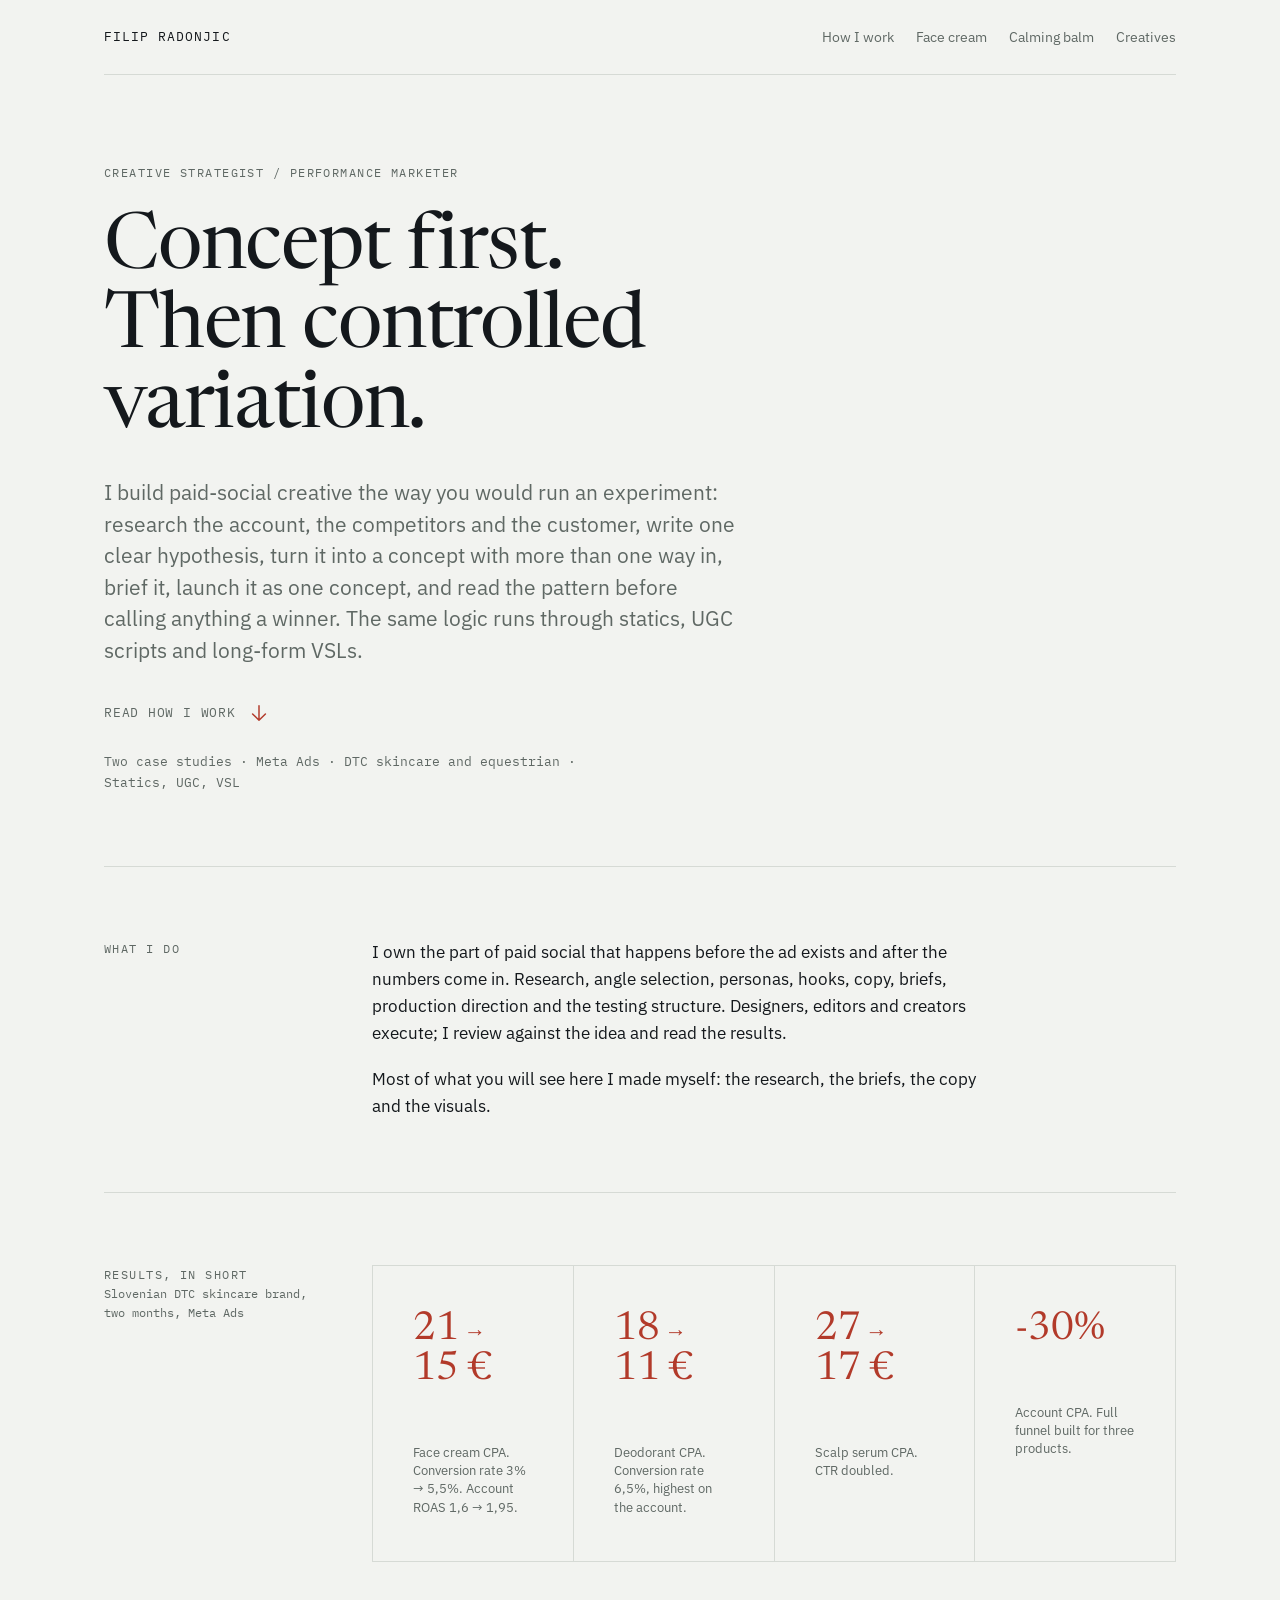
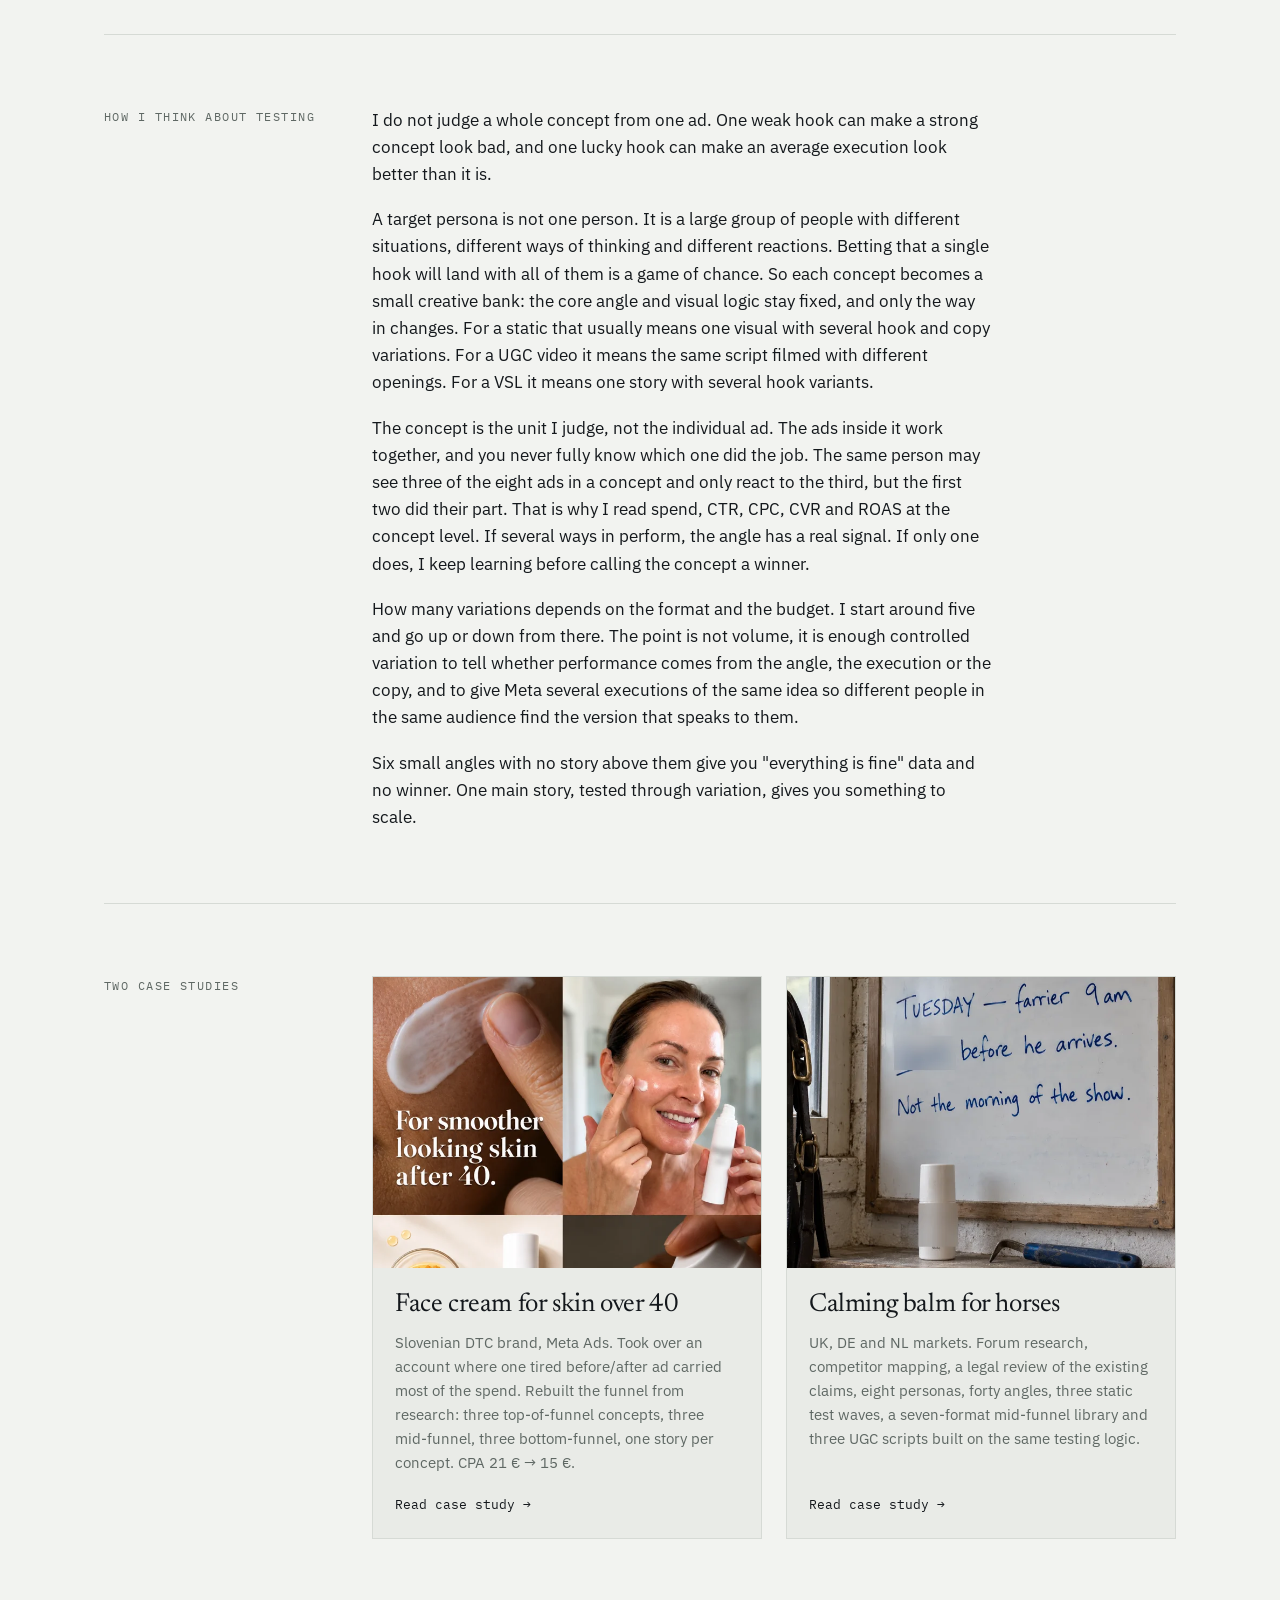
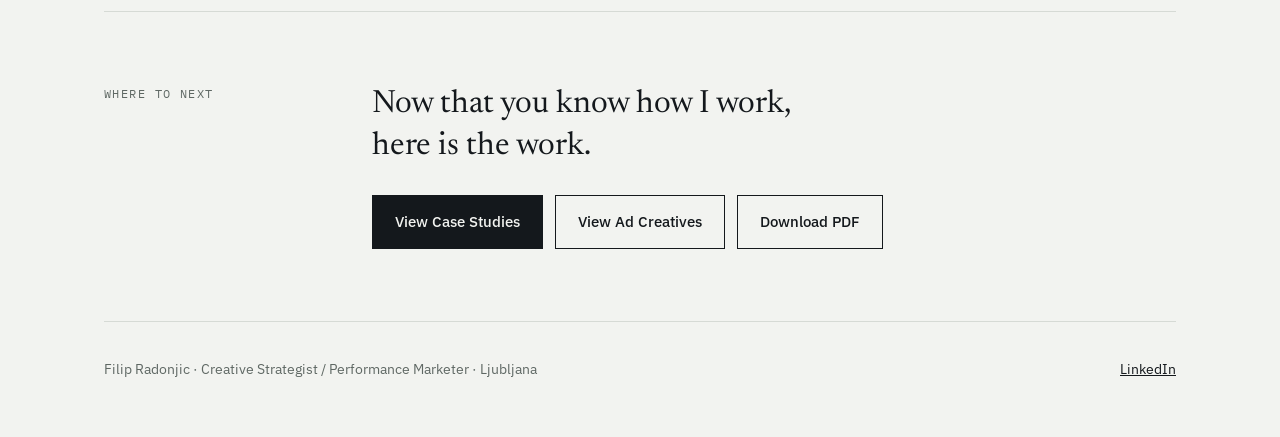
<file: index.html>
<!DOCTYPE html>
<html lang="en">
<head>
  <title>Filip Radonjic | Creative Strategist</title>
  <meta name="description" content="Creative strategy portfolio: concept-first testing for Meta Ads, two case studies, creatives and process.">
  <meta charset="utf-8">
  <meta name="viewport" content="width=device-width, initial-scale=1">
  <link rel="preconnect" href="https://fonts.googleapis.com">
  <link rel="preconnect" href="https://fonts.gstatic.com" crossorigin>
  <link href="https://fonts.googleapis.com/css2?family=Newsreader:opsz,wght@6..72,400;6..72,500&family=IBM+Plex+Sans:wght@400;500;600&family=IBM+Plex+Mono:wght@400;500&display=swap" rel="stylesheet">
  <link rel="stylesheet" href="/styles.css">
</head>
<body>
  <div class="wrap">
    <header class="site-header">
      <a class="brand" href="/">Filip Radonjic</a>
      <nav>
        <a href="/process">How I work</a>
        <a href="/work/face-cream">Face cream</a>
        <a href="/work/calming-balm">Calming balm</a>
        <a href="/ads">Creatives</a>
      </nav>
    </header>
    <main>
      <div class="hero">
        <p class="eyebrow">Creative Strategist / Performance Marketer</p>
        <h1>Concept first. Then controlled variation.</h1>
        <p class="lede">I build paid-social creative the way you would run an experiment: research the account, the competitors and the customer, write one clear hypothesis, turn it into a concept with more than one way in, brief it, launch it as one concept, and read the pattern before calling anything a winner. The same logic runs through statics, UGC scripts and long-form VSLs.</p>
        <a class="scroll-cue" href="#what" aria-label="Scroll down"><span>Read how I work</span><svg width="22" height="22" viewBox="0 0 24 24" fill="none" stroke="currentColor" stroke-width="1.6" stroke-linecap="round" stroke-linejoin="round"><path d="M12 4v16M5 13l7 7 7-7"/></svg></a>
        <p class="meta">Two case studies · Meta Ads · DTC skincare and equestrian · Statics, UGC, VSL</p>
      </div>

      <section id="what">
        <div class="section-grid">
          <p class="eyebrow">What I do</p>
          <div class="stack">
            <p>I own the part of paid social that happens before the ad exists and after the numbers come in. Research, angle selection, personas, hooks, copy, briefs, production direction and the testing structure. Designers, editors and creators execute; I review against the idea and read the results.</p>
            <p>Most of what you will see here I made myself: the research, the briefs, the copy and the visuals.</p>
          </div>
        </div>
      </section>

      <section>
        <div class="section-grid">
          <p class="eyebrow">Results, in short<br><span style="text-transform:none;letter-spacing:0">Slovenian DTC skincare brand, two months, Meta Ads</span></p>
          <div class="stats">
            <div><div class="num">21<small> → </small>15 €</div><div class="lbl">Face cream CPA. Conversion rate 3% → 5,5%. Account ROAS 1,6 → 1,95.</div></div>
            <div><div class="num">18<small> → </small>11 €</div><div class="lbl">Deodorant CPA. Conversion rate 6,5%, highest on the account.</div></div>
            <div><div class="num">27<small> → </small>17 €</div><div class="lbl">Scalp serum CPA. CTR doubled.</div></div>
            <div><div class="num">-30%</div><div class="lbl">Account CPA. Full funnel built for three products.</div></div>
          </div>
        </div>
      </section>

      <section>
        <div class="section-grid">
          <p class="eyebrow">How I think about testing</p>
          <div class="stack">
            <p>I do not judge a whole concept from one ad. One weak hook can make a strong concept look bad, and one lucky hook can make an average execution look better than it is.</p>
            <p>A target persona is not one person. It is a large group of people with different situations, different ways of thinking and different reactions. Betting that a single hook will land with all of them is a game of chance. So each concept becomes a small creative bank: the core angle and visual logic stay fixed, and only the way in changes. For a static that usually means one visual with several hook and copy variations. For a UGC video it means the same script filmed with different openings. For a VSL it means one story with several hook variants.</p>
            <p>The concept is the unit I judge, not the individual ad. The ads inside it work together, and you never fully know which one did the job. The same person may see three of the eight ads in a concept and only react to the third, but the first two did their part. That is why I read spend, CTR, CPC, CVR and ROAS at the concept level. If several ways in perform, the angle has a real signal. If only one does, I keep learning before calling the concept a winner.</p>
            <p>How many variations depends on the format and the budget. I start around five and go up or down from there. The point is not volume, it is enough controlled variation to tell whether performance comes from the angle, the execution or the copy, and to give Meta several executions of the same idea so different people in the same audience find the version that speaks to them.</p>
            <p>Six small angles with no story above them give you "everything is fine" data and no winner. One main story, tested through variation, gives you something to scale.</p>
          </div>
        </div>
      </section>

      <section>
        <div class="section-grid">
          <p class="eyebrow">Two case studies</p>
          <div class="cases">
            <a class="case-card" href="/work/face-cream">
              <div class="thumb"><img src="/assets/thumbs/case-face-cream.webp" alt="Face cream case study" width="720" height="540" loading="lazy"></div>
              <div class="body">
                <h3>Face cream for skin over 40</h3>
                <p>Slovenian DTC brand, Meta Ads. Took over an account where one tired before/after ad carried most of the spend. Rebuilt the funnel from research: three top-of-funnel concepts, three mid-funnel, three bottom-funnel, one story per concept. CPA 21 € → 15 €.</p>
                <span class="go">Read case study →</span>
              </div>
            </a>
            <a class="case-card" href="/work/calming-balm">
              <div class="thumb"><img src="/assets/thumbs/ZENROLL_MOFA_F4_Text_in_Context_V1.webp" alt="Calming balm case study" width="720" height="900" loading="lazy"></div>
              <div class="body">
                <h3>Calming balm for horses</h3>
                <p>UK, DE and NL markets. Forum research, competitor mapping, a legal review of the existing claims, eight personas, forty angles, three static test waves, a seven-format mid-funnel library and three UGC scripts built on the same testing logic.</p>
                <span class="go">Read case study →</span>
              </div>
            </a>
          </div>
        </div>
      </section>

      <section class="cta-end">
        <div class="section-grid">
          <p class="eyebrow">Where to next</p>
          <div>
            <p class="closing" style="margin-bottom:28px">Now that you know how I work, here is the work.</p>
        <div class="cta-row">
          <a class="btn btn-primary" href="/work/face-cream">View Case Studies</a>
          <a class="btn btn-ghost" href="/ads">View Ad Creatives</a>
          <a class="btn btn-ghost" href="/assets/Filip_Radonjic_Creative_Strategy_Portfolio.pdf" download>Download PDF</a>
        </div>
          </div>
        </div>
      </section>
    </main>
    <footer>
      <span>Filip Radonjic · Creative Strategist / Performance Marketer · Ljubljana</span>
      <a href="https://www.linkedin.com/in/filip-radonjic" target="_blank" rel="noopener">LinkedIn</a>
    </footer>
  </div>
</body>
</html>
</file>
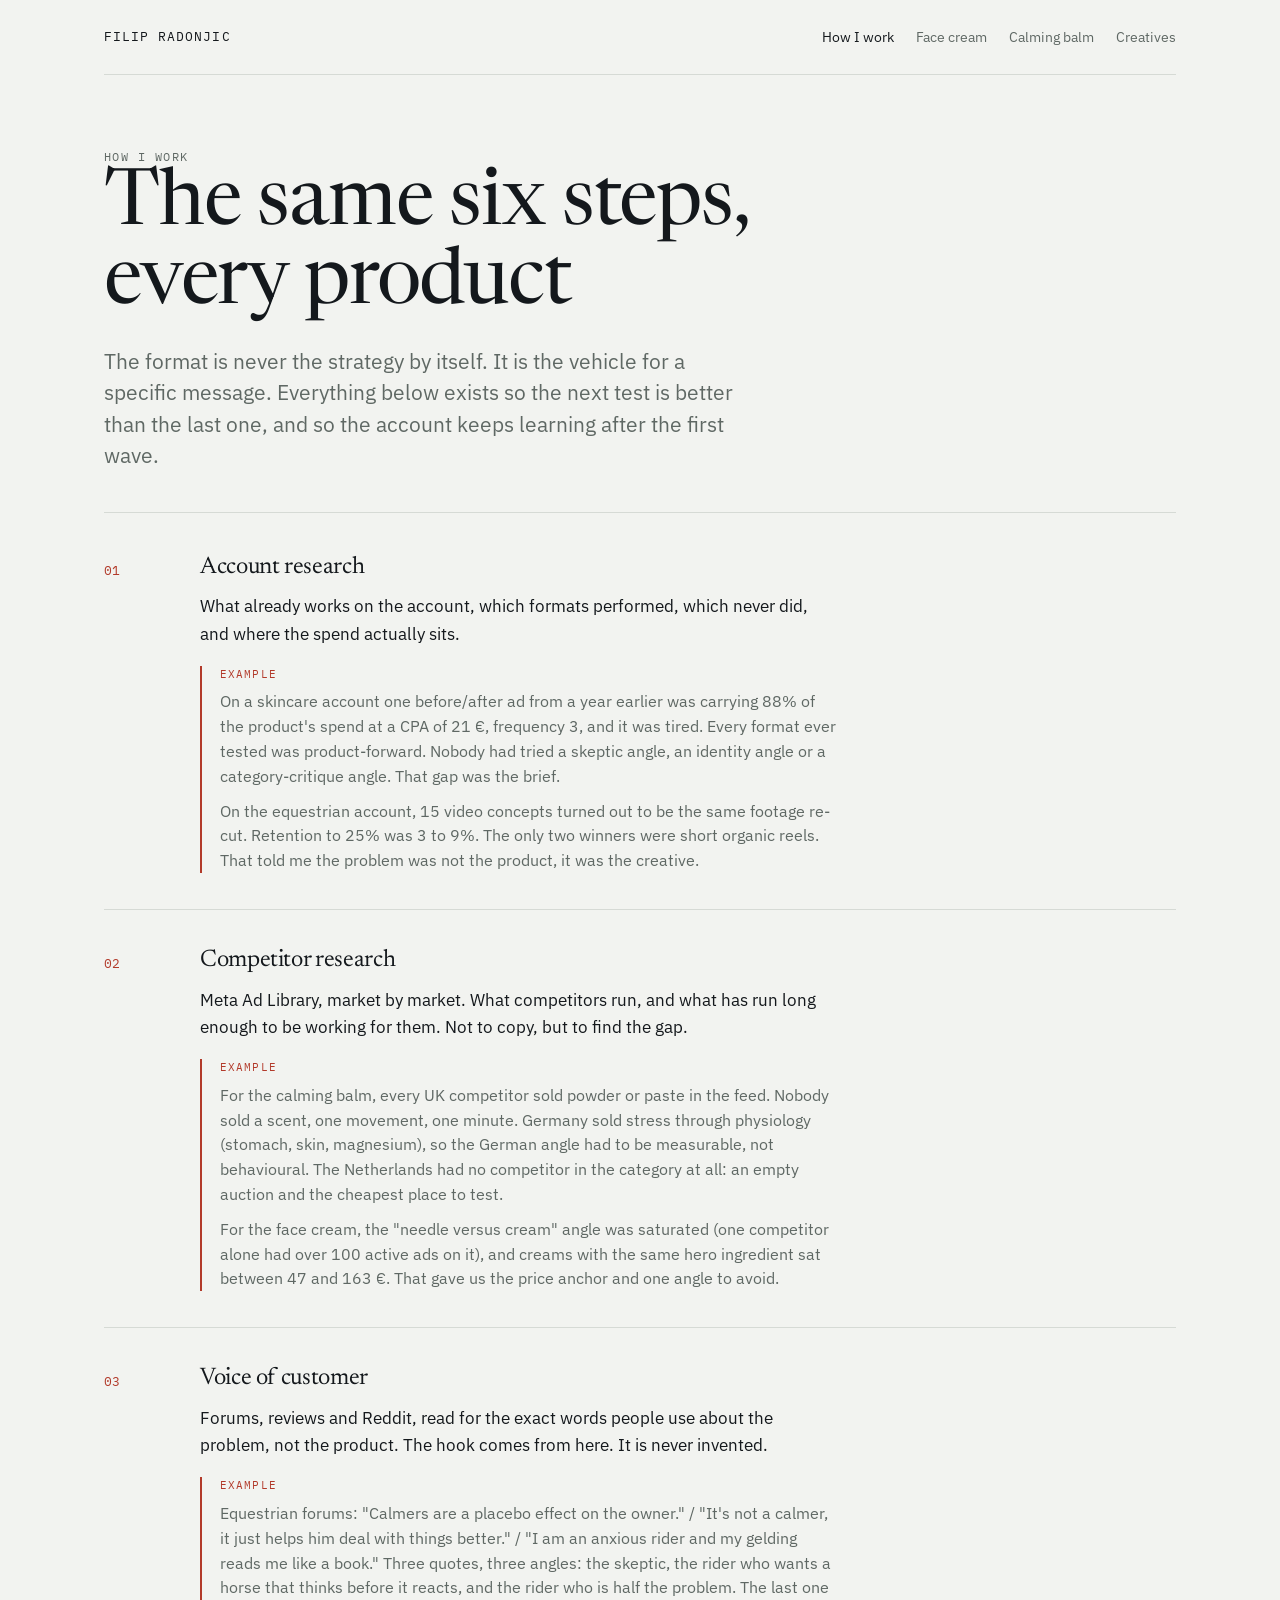
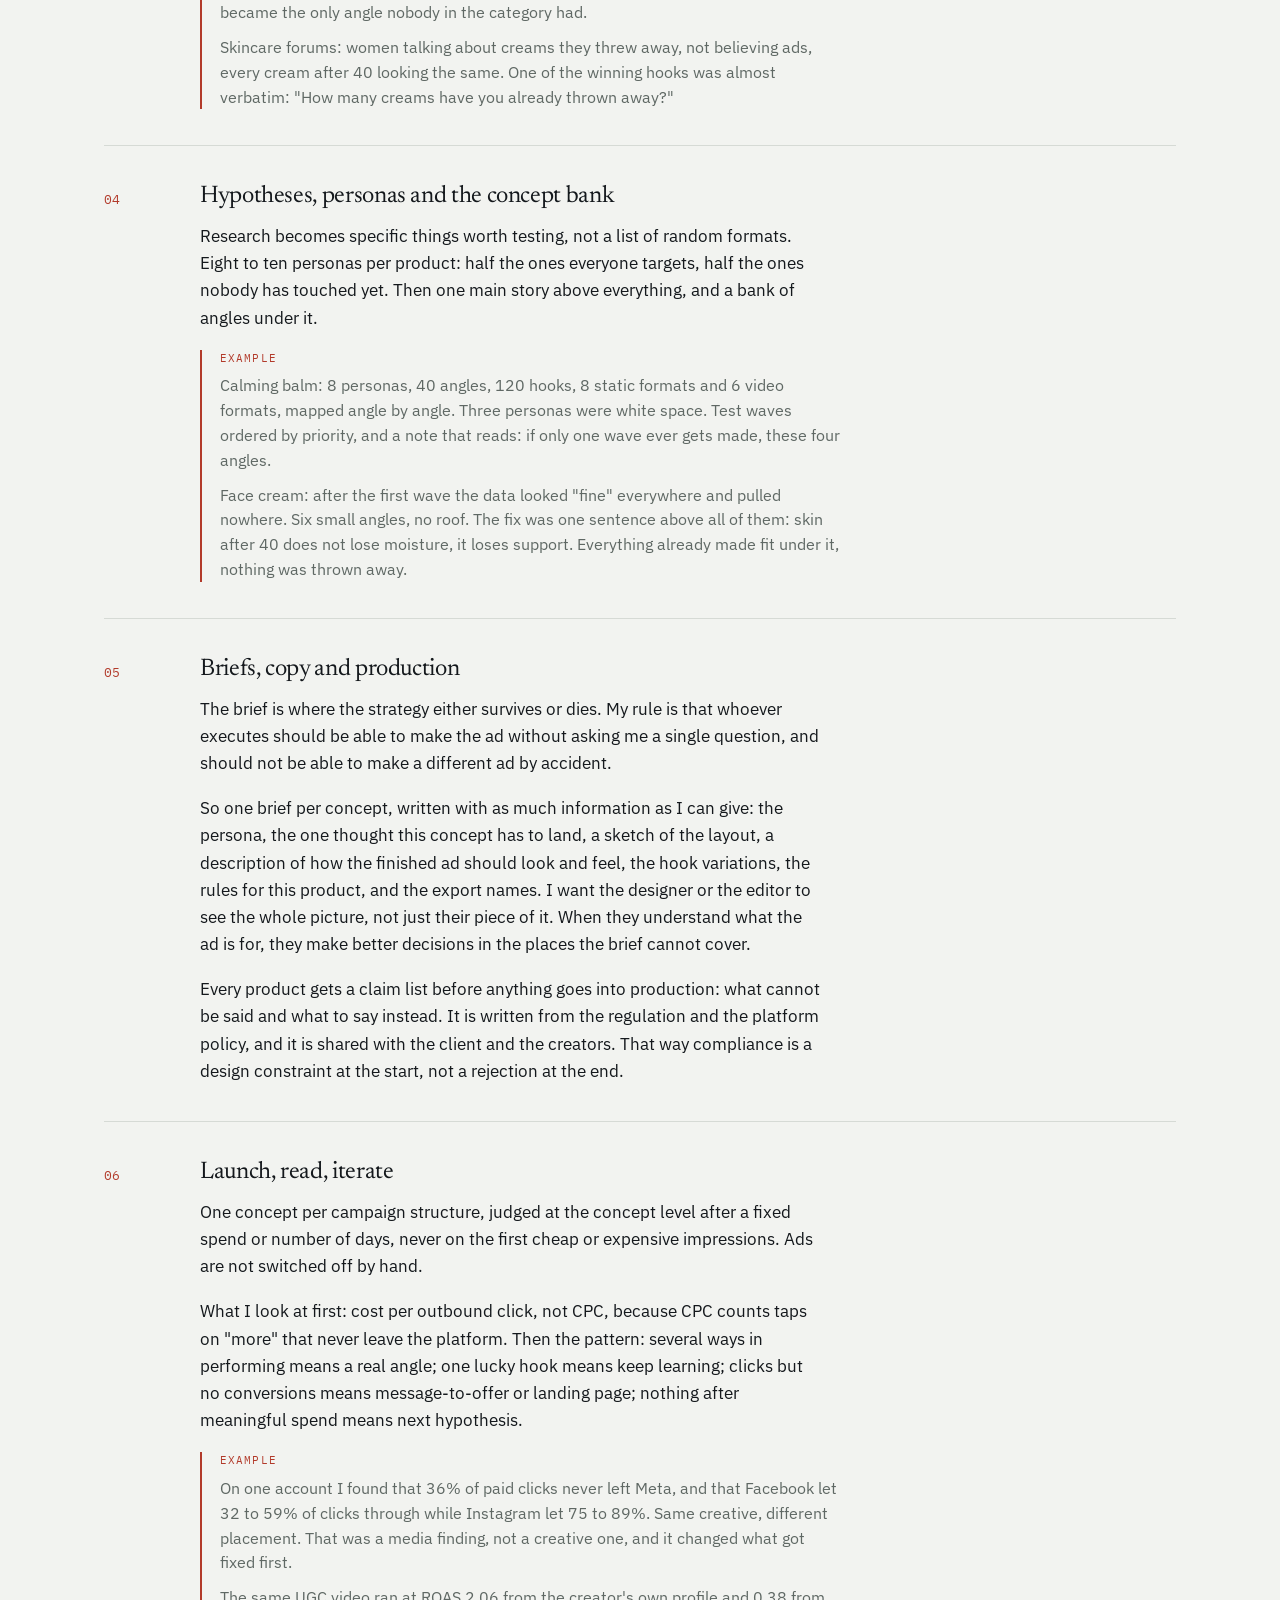
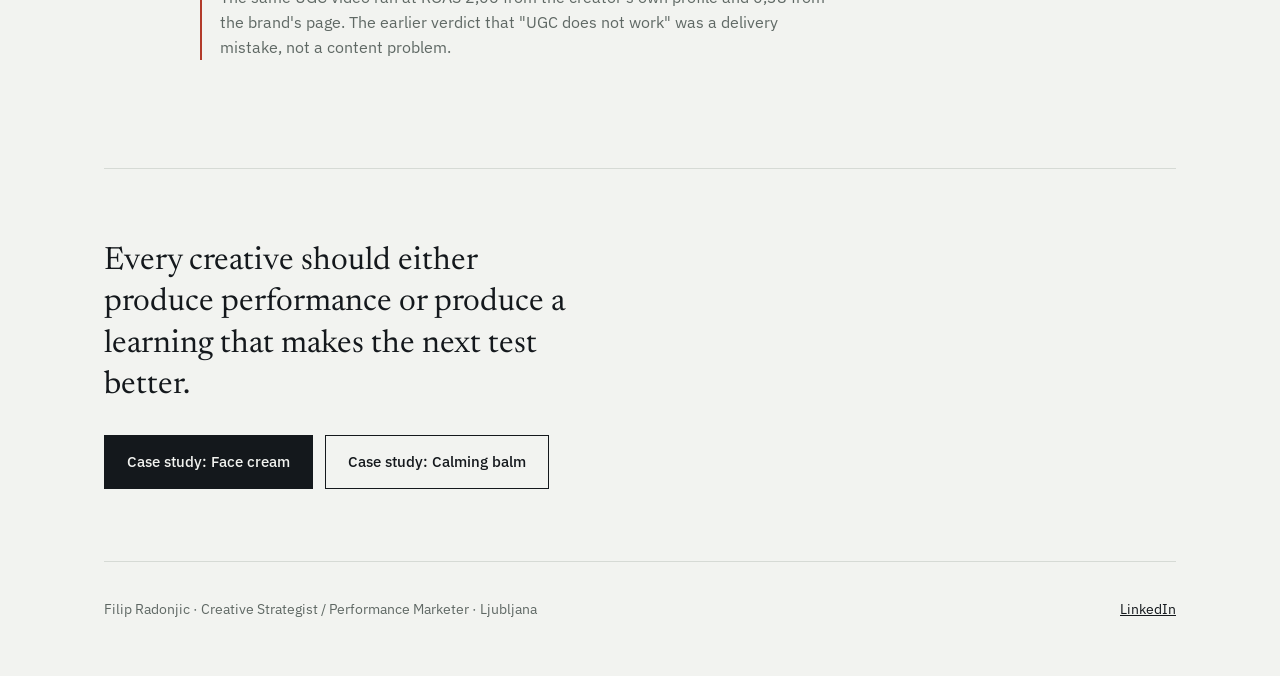
<file: process.html>
<!DOCTYPE html>
<html lang="en">
<head>
  <title>How I work | Filip Radonjic</title>
  <meta name="description" content="The six-step creative process: account research, competitors, customer voice, concept bank, briefs, launch and read.">
  <meta charset="utf-8">
  <meta name="viewport" content="width=device-width, initial-scale=1">
  <link rel="preconnect" href="https://fonts.googleapis.com">
  <link rel="preconnect" href="https://fonts.gstatic.com" crossorigin>
  <link href="https://fonts.googleapis.com/css2?family=Newsreader:opsz,wght@6..72,400;6..72,500&family=IBM+Plex+Sans:wght@400;500;600&family=IBM+Plex+Mono:wght@400;500&display=swap" rel="stylesheet">
  <link rel="stylesheet" href="/styles.css">
</head>
<body>
  <div class="wrap">
    <header class="site-header">
      <a class="brand" href="/">Filip Radonjic</a>
      <nav>
        <a href="/process" aria-current="page">How I work</a>
        <a href="/work/face-cream">Face cream</a>
        <a href="/work/calming-balm">Calming balm</a>
        <a href="/ads">Creatives</a>
      </nav>
    </header>
    <main>
      <div class="case-hero">
        <p class="eyebrow">How I work</p>
        <h1>The same six steps, every product</h1>
        <p class="lede" style="margin-top:20px">The format is never the strategy by itself. It is the vehicle for a specific message. Everything below exists so the next test is better than the last one, and so the account keeps learning after the first wave.</p>
      </div>

      <section style="padding-top:40px">
        <div class="steps">

          <div class="step">
            <div class="n">01</div>
            <div>
              <h3>Account research</h3>
              <p>What already works on the account, which formats performed, which never did, and where the spend actually sits.</p>
              <div class="ex">
                <div class="tag">Example</div>
                <p>On a skincare account one before/after ad from a year earlier was carrying 88% of the product's spend at a CPA of 21 €, frequency 3, and it was tired. Every format ever tested was product-forward. Nobody had tried a skeptic angle, an identity angle or a category-critique angle. That gap was the brief.</p>
                <p style="margin-top:10px">On the equestrian account, 15 video concepts turned out to be the same footage re-cut. Retention to 25% was 3 to 9%. The only two winners were short organic reels. That told me the problem was not the product, it was the creative.</p>
              </div>
            </div>
          </div>

          <div class="step">
            <div class="n">02</div>
            <div>
              <h3>Competitor research</h3>
              <p>Meta Ad Library, market by market. What competitors run, and what has run long enough to be working for them. Not to copy, but to find the gap.</p>
              <div class="ex">
                <div class="tag">Example</div>
                <p>For the calming balm, every UK competitor sold powder or paste in the feed. Nobody sold a scent, one movement, one minute. Germany sold stress through physiology (stomach, skin, magnesium), so the German angle had to be measurable, not behavioural. The Netherlands had no competitor in the category at all: an empty auction and the cheapest place to test.</p>
                <p style="margin-top:10px">For the face cream, the "needle versus cream" angle was saturated (one competitor alone had over 100 active ads on it), and creams with the same hero ingredient sat between 47 and 163 €. That gave us the price anchor and one angle to avoid.</p>
              </div>
            </div>
          </div>

          <div class="step">
            <div class="n">03</div>
            <div>
              <h3>Voice of customer</h3>
              <p>Forums, reviews and Reddit, read for the exact words people use about the problem, not the product. The hook comes from here. It is never invented.</p>
              <div class="ex">
                <div class="tag">Example</div>
                <p>Equestrian forums: "Calmers are a placebo effect on the owner." / "It's not a calmer, it just helps him deal with things better." / "I am an anxious rider and my gelding reads me like a book." Three quotes, three angles: the skeptic, the rider who wants a horse that thinks before it reacts, and the rider who is half the problem. The last one became the only angle nobody in the category had.</p>
                <p style="margin-top:10px">Skincare forums: women talking about creams they threw away, not believing ads, every cream after 40 looking the same. One of the winning hooks was almost verbatim: "How many creams have you already thrown away?"</p>
              </div>
            </div>
          </div>

          <div class="step">
            <div class="n">04</div>
            <div>
              <h3>Hypotheses, personas and the concept bank</h3>
              <p>Research becomes specific things worth testing, not a list of random formats. Eight to ten personas per product: half the ones everyone targets, half the ones nobody has touched yet. Then one main story above everything, and a bank of angles under it.</p>
              <div class="ex">
                <div class="tag">Example</div>
                <p>Calming balm: 8 personas, 40 angles, 120 hooks, 8 static formats and 6 video formats, mapped angle by angle. Three personas were white space. Test waves ordered by priority, and a note that reads: if only one wave ever gets made, these four angles.</p>
                <p style="margin-top:10px">Face cream: after the first wave the data looked "fine" everywhere and pulled nowhere. Six small angles, no roof. The fix was one sentence above all of them: skin after 40 does not lose moisture, it loses support. Everything already made fit under it, nothing was thrown away.</p>
              </div>
            </div>
          </div>

          <div class="step">
            <div class="n">05</div>
            <div>
              <h3>Briefs, copy and production</h3>
              <div class="stack">
                <p>The brief is where the strategy either survives or dies. My rule is that whoever executes should be able to make the ad without asking me a single question, and should not be able to make a different ad by accident.</p>
                <p>So one brief per concept, written with as much information as I can give: the persona, the one thought this concept has to land, a sketch of the layout, a description of how the finished ad should look and feel, the hook variations, the rules for this product, and the export names. I want the designer or the editor to see the whole picture, not just their piece of it. When they understand what the ad is for, they make better decisions in the places the brief cannot cover.</p>
                <p>Every product gets a claim list before anything goes into production: what cannot be said and what to say instead. It is written from the regulation and the platform policy, and it is shared with the client and the creators. That way compliance is a design constraint at the start, not a rejection at the end.</p>
              </div>
            </div>
          </div>

          <div class="step">
            <div class="n">06</div>
            <div>
              <h3>Launch, read, iterate</h3>
              <div class="stack">
                <p>One concept per campaign structure, judged at the concept level after a fixed spend or number of days, never on the first cheap or expensive impressions. Ads are not switched off by hand.</p>
                <p>What I look at first: cost per outbound click, not CPC, because CPC counts taps on "more" that never leave the platform. Then the pattern: several ways in performing means a real angle; one lucky hook means keep learning; clicks but no conversions means message-to-offer or landing page; nothing after meaningful spend means next hypothesis.</p>
              </div>
              <div class="ex">
                <div class="tag">Example</div>
                <p>On one account I found that 36% of paid clicks never left Meta, and that Facebook let 32 to 59% of clicks through while Instagram let 75 to 89%. Same creative, different placement. That was a media finding, not a creative one, and it changed what got fixed first.</p>
                <p style="margin-top:10px">The same UGC video ran at ROAS 2,06 from the creator's own profile and 0,38 from the brand's page. The earlier verdict that "UGC does not work" was a delivery mistake, not a content problem.</p>
              </div>
            </div>
          </div>

        </div>
      </section>

      <section>
        <p class="closing">Every creative should either produce performance or produce a learning that makes the next test better.</p>
        <div class="cta-row" style="margin-top:28px">
          <a class="btn btn-primary" href="/work/face-cream">Case study: Face cream</a>
          <a class="btn btn-ghost" href="/work/calming-balm">Case study: Calming balm</a>
        </div>
      </section>
    </main>
    <footer>
      <span>Filip Radonjic · Creative Strategist / Performance Marketer · Ljubljana</span>
      <a href="https://www.linkedin.com/in/filip-radonjic" target="_blank" rel="noopener">LinkedIn</a>
    </footer>
  </div>
</body>
</html>
</file>
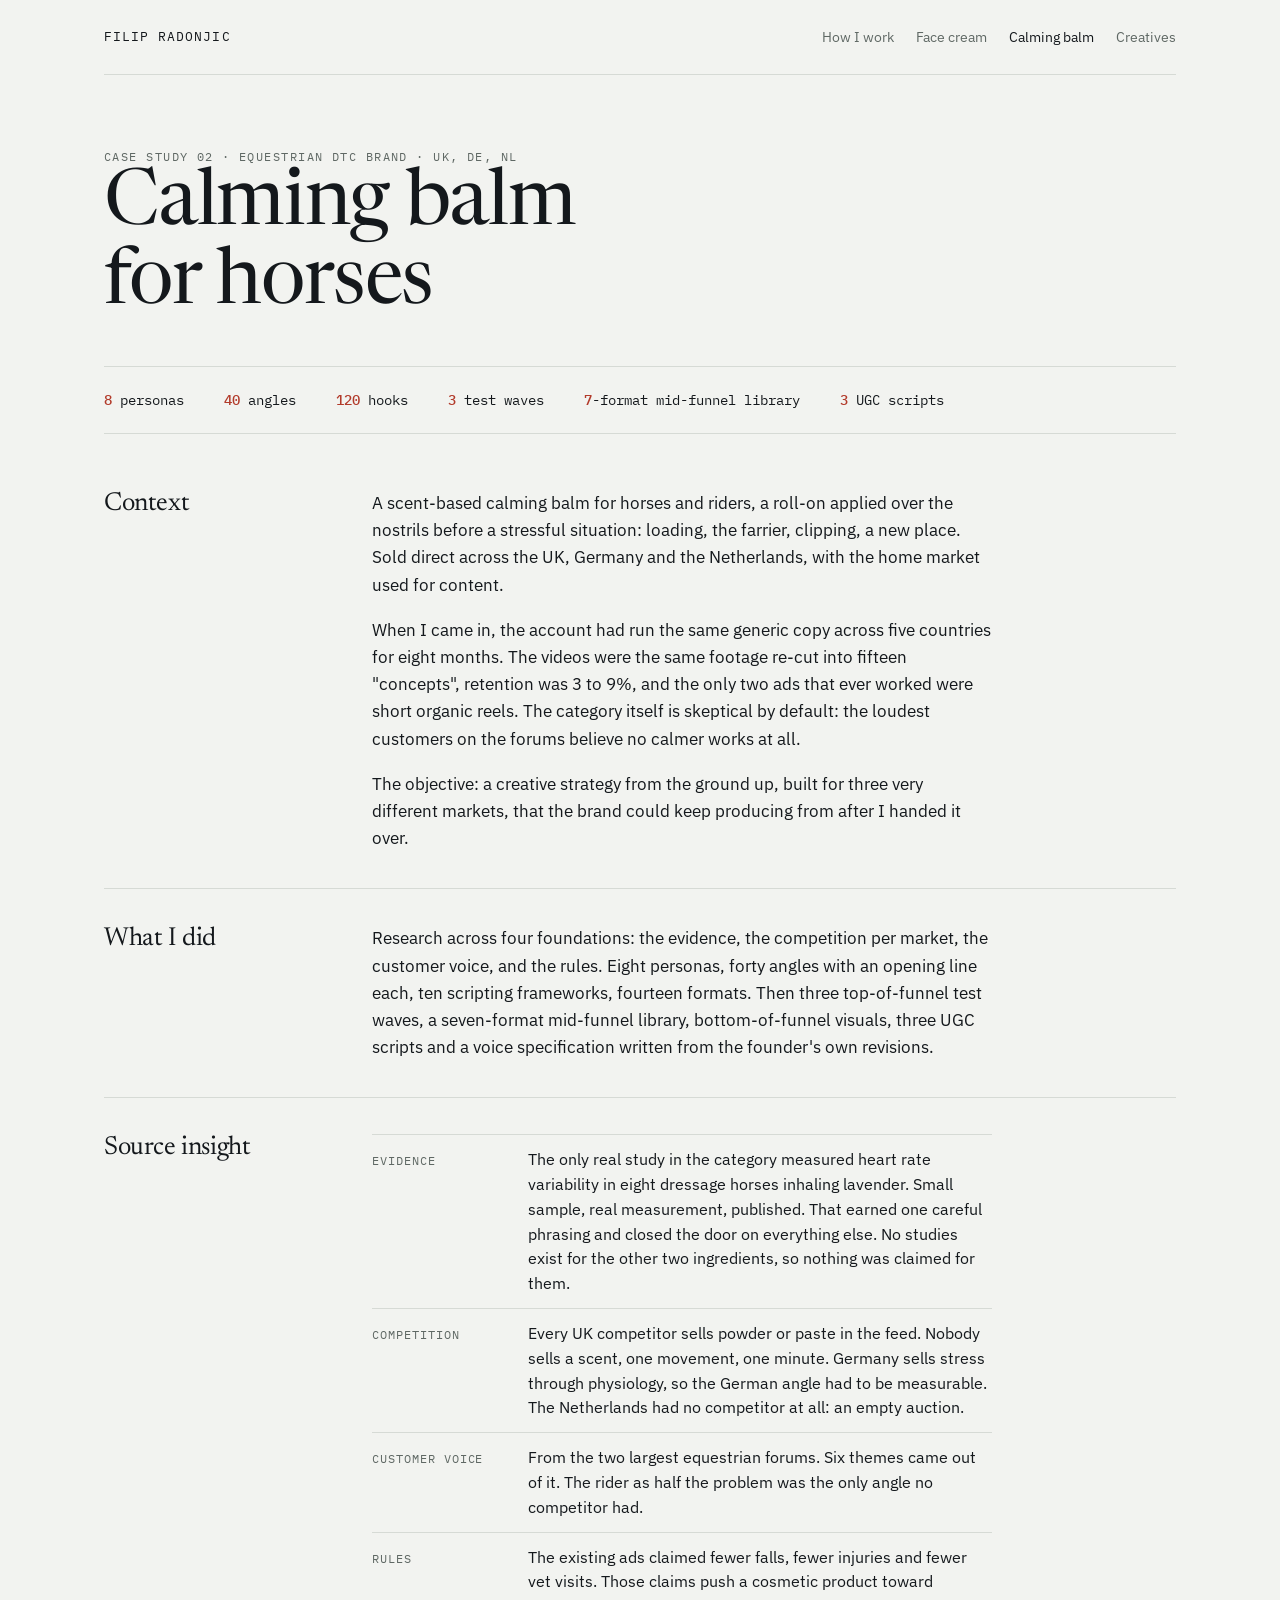
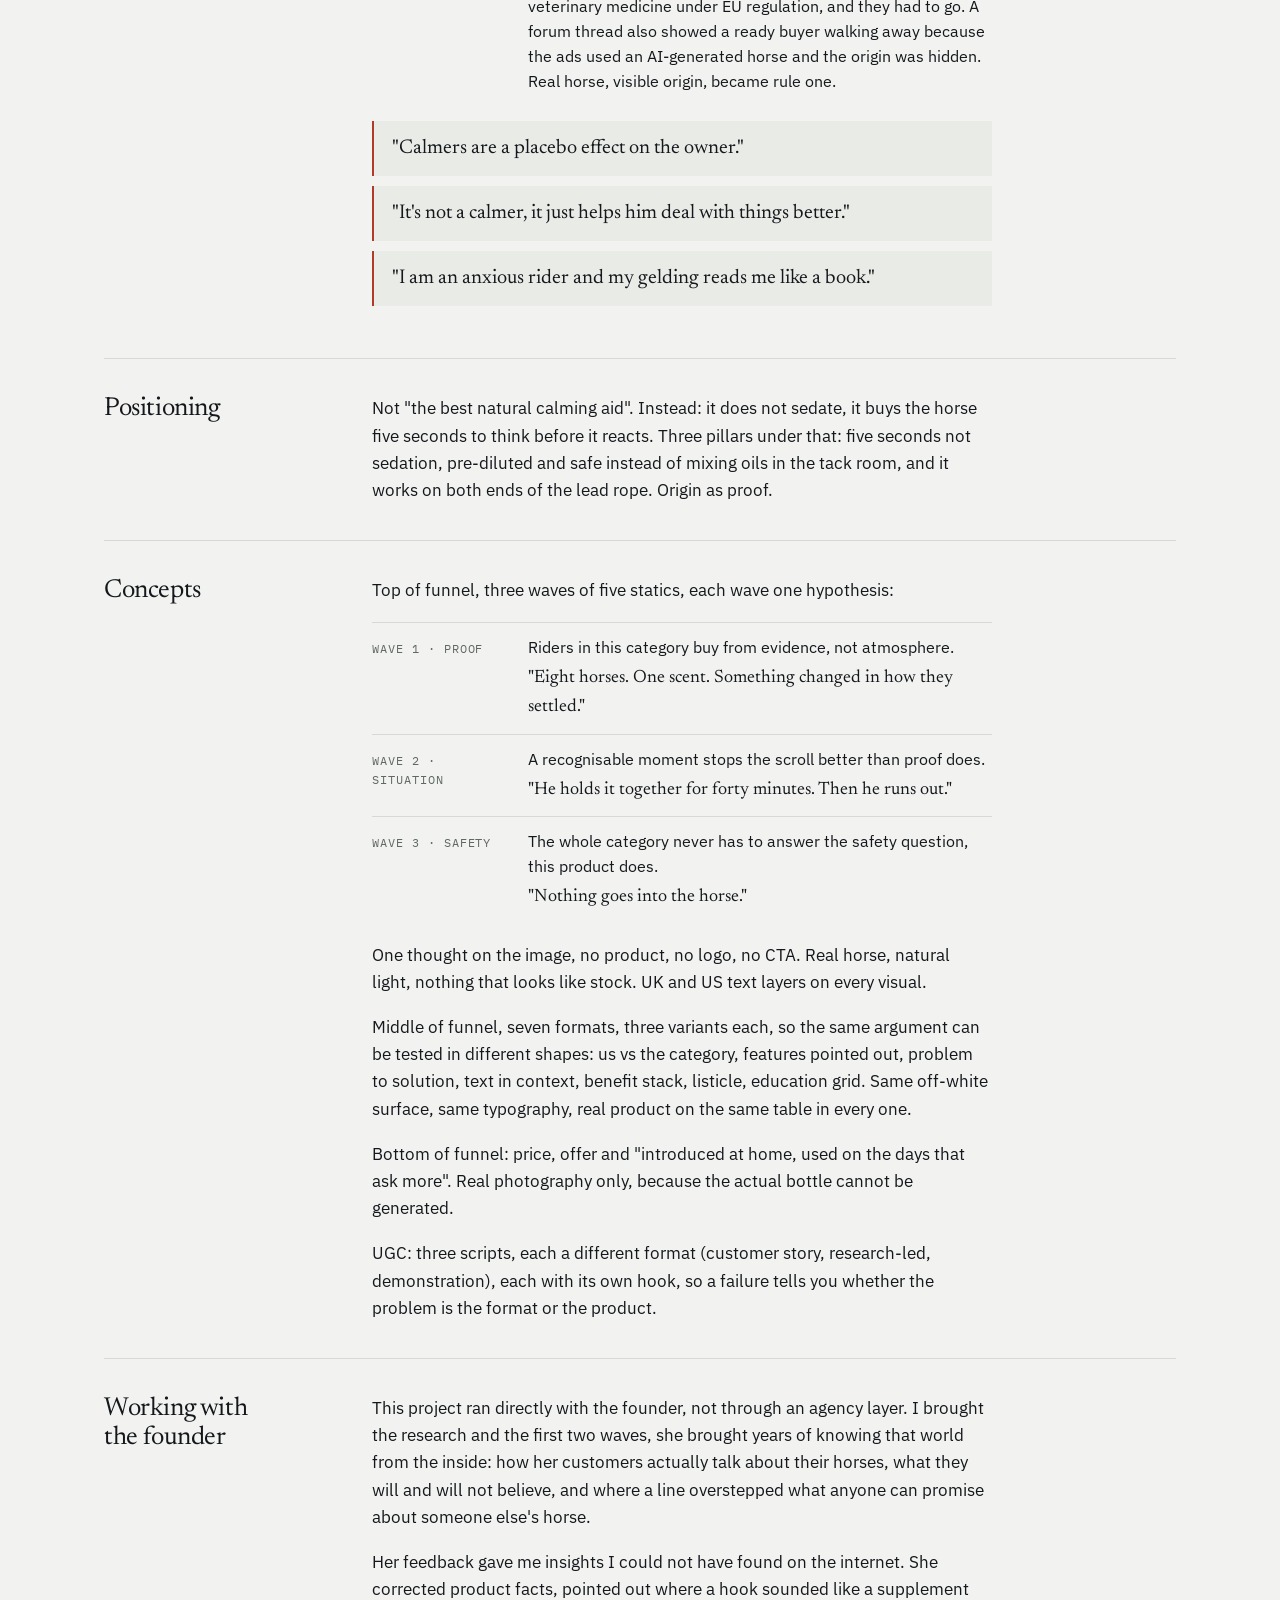
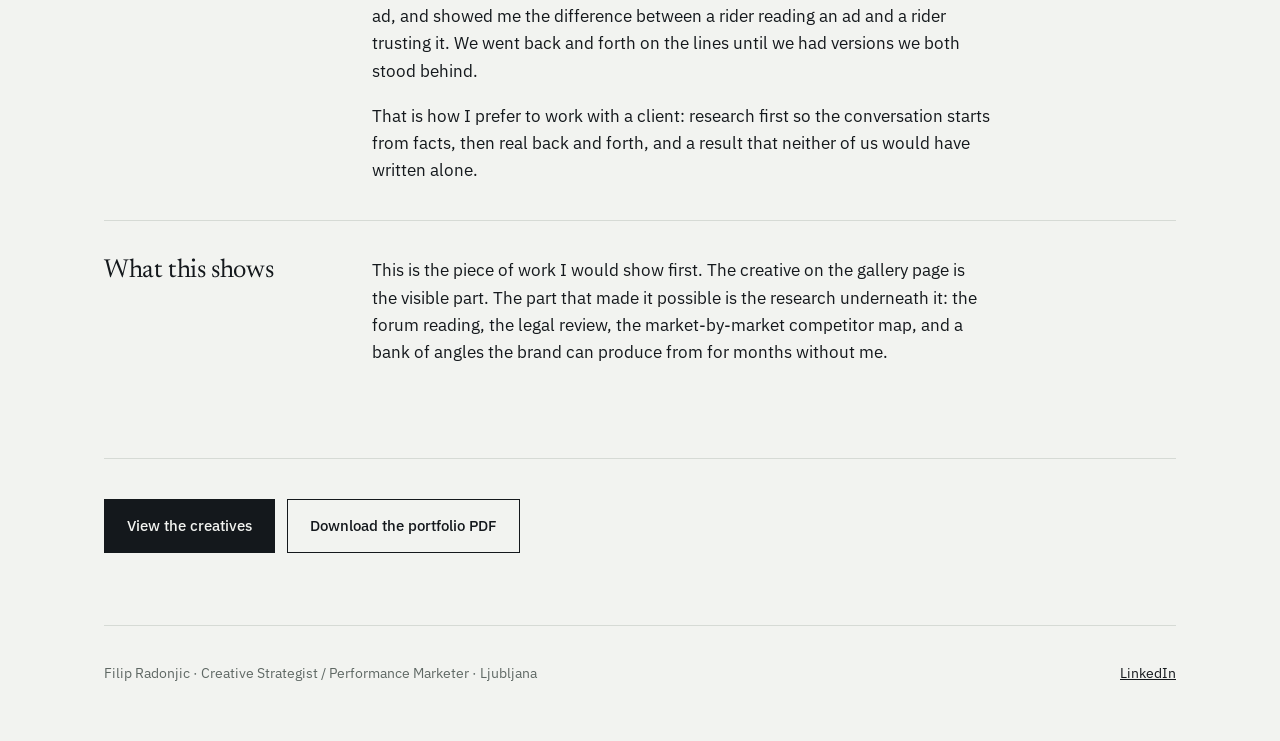
<file: work/calming-balm.html>
<!DOCTYPE html>
<html lang="en">
<head>
  <title>Calming balm for horses | Filip Radonjic</title>
  <meta name="description" content="Case study: calming balm for horses, UK DE NL, research-led creative strategy.">
  <meta charset="utf-8">
  <meta name="viewport" content="width=device-width, initial-scale=1">
  <link rel="preconnect" href="https://fonts.googleapis.com">
  <link rel="preconnect" href="https://fonts.gstatic.com" crossorigin>
  <link href="https://fonts.googleapis.com/css2?family=Newsreader:opsz,wght@6..72,400;6..72,500&family=IBM+Plex+Sans:wght@400;500;600&family=IBM+Plex+Mono:wght@400;500&display=swap" rel="stylesheet">
  <link rel="stylesheet" href="/styles.css">
</head>
<body>
  <div class="wrap">
    <header class="site-header">
      <a class="brand" href="/">Filip Radonjic</a>
      <nav>
        <a href="/process">How I work</a>
        <a href="/work/face-cream">Face cream</a>
        <a href="/work/calming-balm" aria-current="page">Calming balm</a>
        <a href="/ads">Creatives</a>
      </nav>
    </header>
    <main>
      <div class="case-hero">
        <p class="eyebrow">Case study 02 · Equestrian DTC brand · UK, DE, NL</p>
        <h1>Calming balm for horses</h1>
      </div>
      <div class="result-bar">
        <span><b>8</b> personas</span>
        <span><b>40</b> angles</span>
        <span><b>120</b> hooks</span>
        <span><b>3</b> test waves</span>
        <span><b>7</b>-format mid-funnel library</span>
        <span><b>3</b> UGC scripts</span>
      </div>

      <div class="case-body">
        <div class="block">
          <h2>Context</h2>
          <div class="stack">
            <p>A scent-based calming balm for horses and riders, a roll-on applied over the nostrils before a stressful situation: loading, the farrier, clipping, a new place. Sold direct across the UK, Germany and the Netherlands, with the home market used for content.</p>
            <p>When I came in, the account had run the same generic copy across five countries for eight months. The videos were the same footage re-cut into fifteen "concepts", retention was 3 to 9%, and the only two ads that ever worked were short organic reels. The category itself is skeptical by default: the loudest customers on the forums believe no calmer works at all.</p>
            <p>The objective: a creative strategy from the ground up, built for three very different markets, that the brand could keep producing from after I handed it over.</p>
          </div>
        </div>

        <div class="block">
          <h2>What I did</h2>
          <p>Research across four foundations: the evidence, the competition per market, the customer voice, and the rules. Eight personas, forty angles with an opening line each, ten scripting frameworks, fourteen formats. Then three top-of-funnel test waves, a seven-format mid-funnel library, bottom-of-funnel visuals, three UGC scripts and a voice specification written from the founder's own revisions.</p>
        </div>

        <div class="block">
          <h2>Source insight</h2>
          <div class="stack">
            <ul class="list">
              <li><span>Evidence</span><span>The only real study in the category measured heart rate variability in eight dressage horses inhaling lavender. Small sample, real measurement, published. That earned one careful phrasing and closed the door on everything else. No studies exist for the other two ingredients, so nothing was claimed for them.</span></li>
              <li><span>Competition</span><span>Every UK competitor sells powder or paste in the feed. Nobody sells a scent, one movement, one minute. Germany sells stress through physiology, so the German angle had to be measurable. The Netherlands had no competitor at all: an empty auction.</span></li>
              <li><span>Customer voice</span><span>From the two largest equestrian forums. Six themes came out of it. The rider as half the problem was the only angle no competitor had.</span></li>
              <li><span>Rules</span><span>The existing ads claimed fewer falls, fewer injuries and fewer vet visits. Those claims push a cosmetic product toward veterinary medicine under EU regulation, and they had to go. A forum thread also showed a ready buyer walking away because the ads used an AI-generated horse and the origin was hidden. Real horse, visible origin, became rule one.</span></li>
            </ul>
            <div class="quotes">
              <blockquote>"Calmers are a placebo effect on the owner."</blockquote>
              <blockquote>"It's not a calmer, it just helps him deal with things better."</blockquote>
              <blockquote>"I am an anxious rider and my gelding reads me like a book."</blockquote>
            </div>
          </div>
        </div>

        <div class="block">
          <h2>Positioning</h2>
          <p>Not "the best natural calming aid". Instead: it does not sedate, it buys the horse five seconds to think before it reacts. Three pillars under that: five seconds not sedation, pre-diluted and safe instead of mixing oils in the tack room, and it works on both ends of the lead rope. Origin as proof.</p>
        </div>

        <div class="block">
          <h2>Concepts</h2>
          <div class="stack">
            <p>Top of funnel, three waves of five statics, each wave one hypothesis:</p>
            <ul class="list">
              <li><span>Wave 1 · Proof</span><span>Riders in this category buy from evidence, not atmosphere.<em>"Eight horses. One scent. Something changed in how they settled."</em></span></li>
              <li><span>Wave 2 · Situation</span><span>A recognisable moment stops the scroll better than proof does.<em>"He holds it together for forty minutes. Then he runs out."</em></span></li>
              <li><span>Wave 3 · Safety</span><span>The whole category never has to answer the safety question, this product does.<em>"Nothing goes into the horse."</em></span></li>
            </ul>
            <p>One thought on the image, no product, no logo, no CTA. Real horse, natural light, nothing that looks like stock. UK and US text layers on every visual.</p>
            <p>Middle of funnel, seven formats, three variants each, so the same argument can be tested in different shapes: us vs the category, features pointed out, problem to solution, text in context, benefit stack, listicle, education grid. Same off-white surface, same typography, real product on the same table in every one.</p>
            <p>Bottom of funnel: price, offer and "introduced at home, used on the days that ask more". Real photography only, because the actual bottle cannot be generated.</p>
            <p>UGC: three scripts, each a different format (customer story, research-led, demonstration), each with its own hook, so a failure tells you whether the problem is the format or the product.</p>
          </div>
        </div>

        <div class="block">
          <h2>Working with the founder</h2>
          <div class="stack">
            <p>This project ran directly with the founder, not through an agency layer. I brought the research and the first two waves, she brought years of knowing that world from the inside: how her customers actually talk about their horses, what they will and will not believe, and where a line overstepped what anyone can promise about someone else's horse.</p>
            <p>Her feedback gave me insights I could not have found on the internet. She corrected product facts, pointed out where a hook sounded like a supplement ad, and showed me the difference between a rider reading an ad and a rider trusting it. We went back and forth on the lines until we had versions we both stood behind.</p>
            <p>That is how I prefer to work with a client: research first so the conversation starts from facts, then real back and forth, and a result that neither of us would have written alone.</p>
          </div>
        </div>

        <div class="block">
          <h2>What this shows</h2>
          <p>This is the piece of work I would show first. The creative on the gallery page is the visible part. The part that made it possible is the research underneath it: the forum reading, the legal review, the market-by-market competitor map, and a bank of angles the brand can produce from for months without me.</p>
        </div>
      </div>

      <div class="next">
        <a class="btn btn-primary" href="/ads">View the creatives</a>
        <a class="btn btn-ghost" href="/assets/Filip_Radonjic_Creative_Strategy_Portfolio.pdf" download>Download the portfolio PDF</a>
      </div>
    </main>
    <footer>
      <span>Filip Radonjic · Creative Strategist / Performance Marketer · Ljubljana</span>
      <a href="https://www.linkedin.com/in/filip-radonjic" target="_blank" rel="noopener">LinkedIn</a>
    </footer>
  </div>
</body>
</html>
</file>
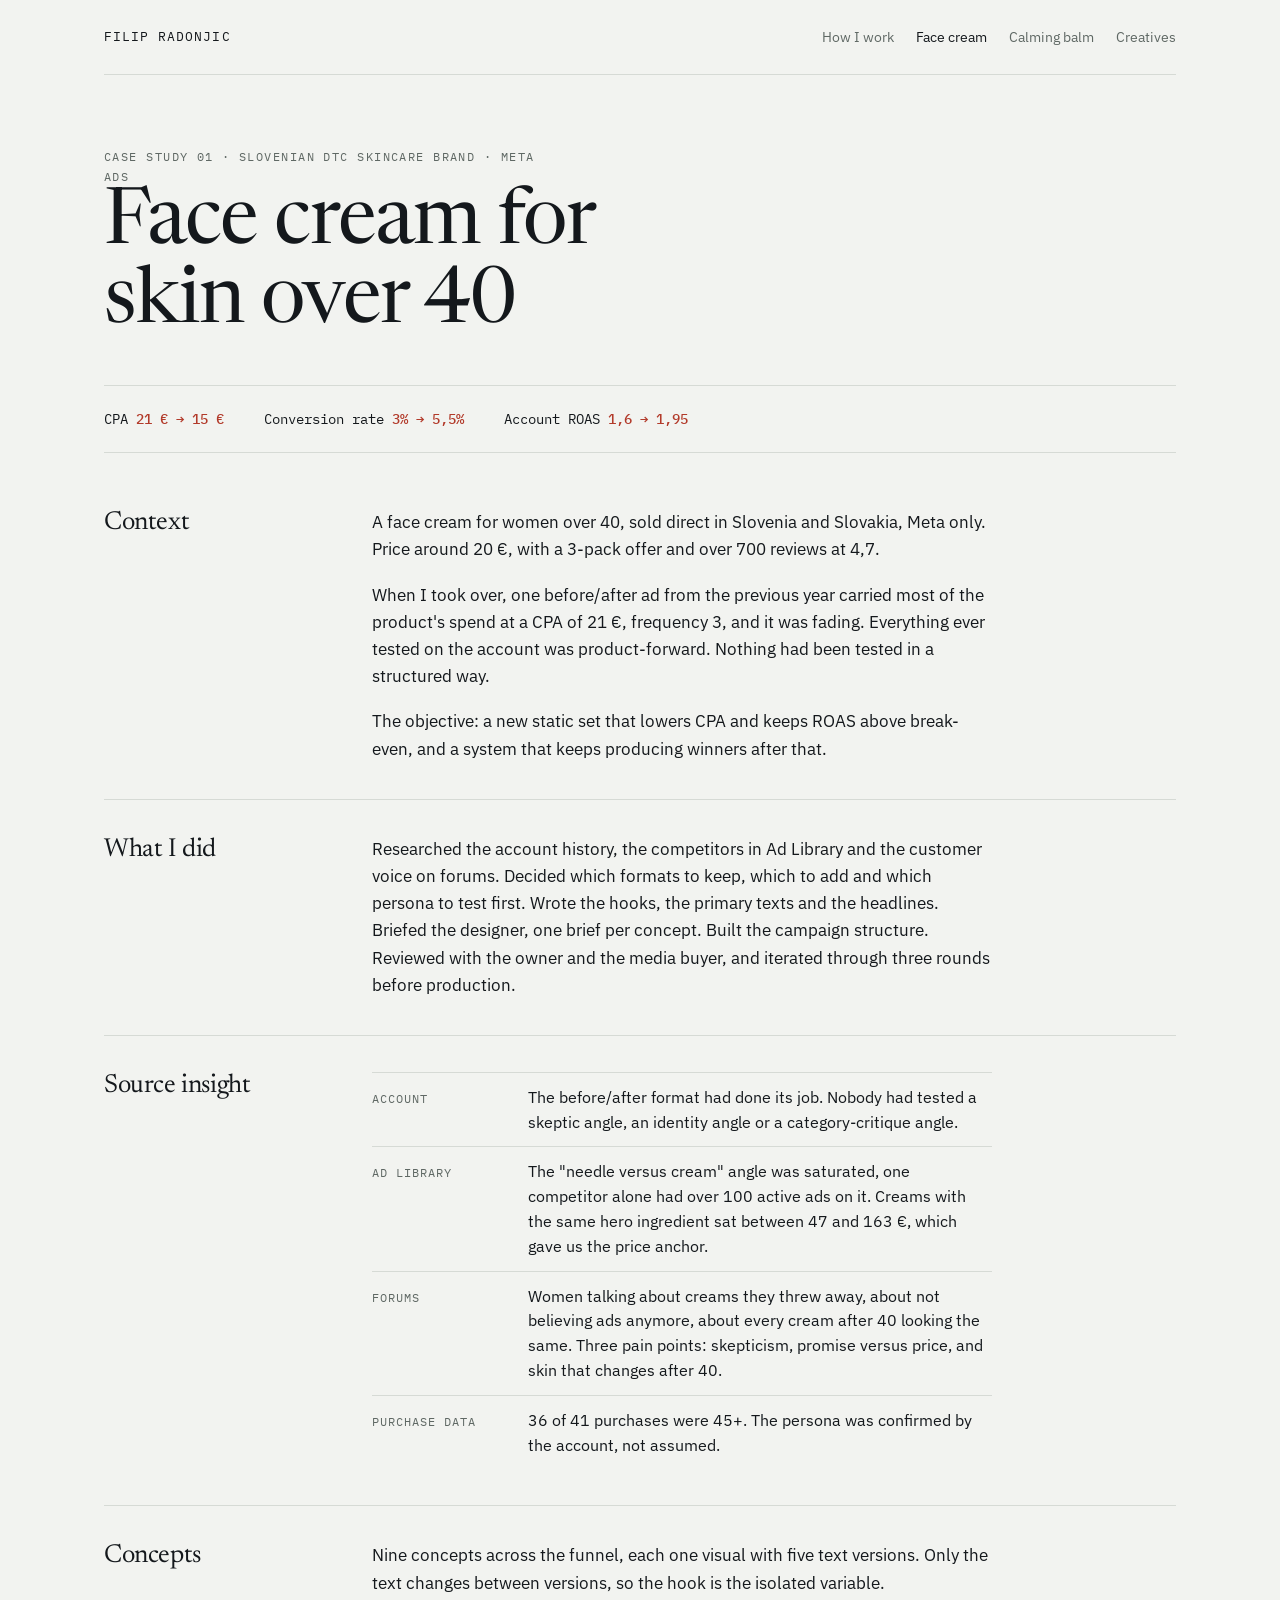
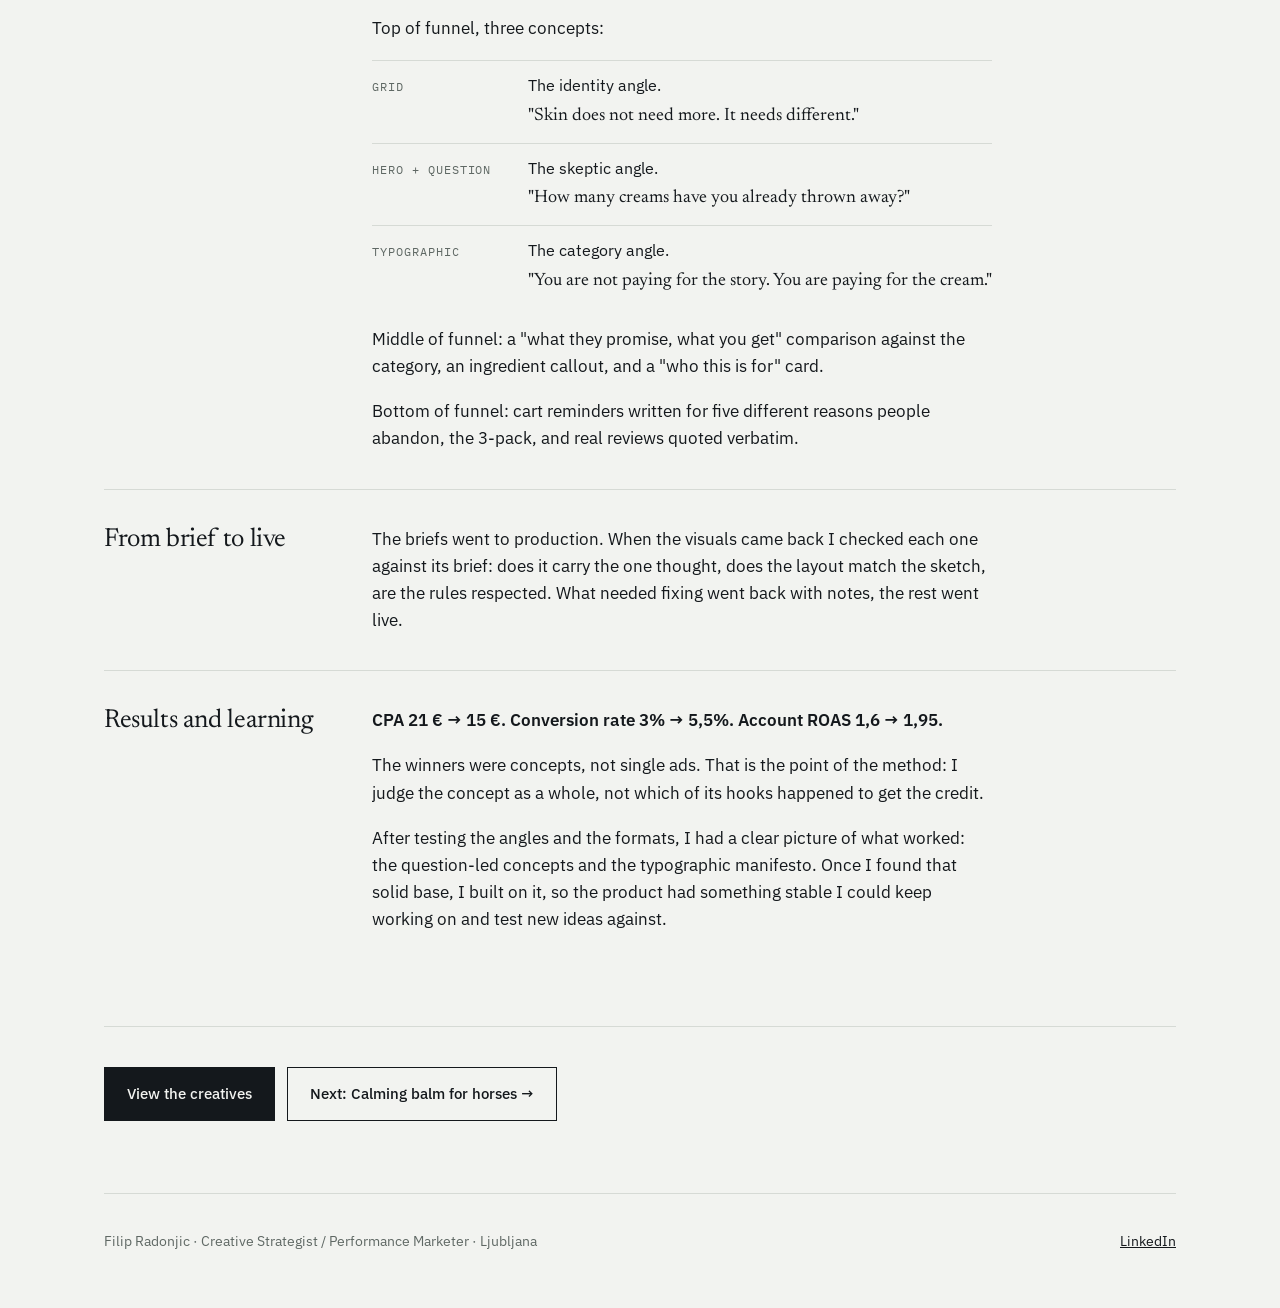
<file: work/face-cream.html>
<!DOCTYPE html>
<html lang="en">
<head>
  <title>Face cream for skin over 40 | Filip Radonjic</title>
  <meta name="description" content="Case study: face cream, Slovenian DTC skincare brand, CPA 21 to 15 EUR.">
  <meta charset="utf-8">
  <meta name="viewport" content="width=device-width, initial-scale=1">
  <link rel="preconnect" href="https://fonts.googleapis.com">
  <link rel="preconnect" href="https://fonts.gstatic.com" crossorigin>
  <link href="https://fonts.googleapis.com/css2?family=Newsreader:opsz,wght@6..72,400;6..72,500&family=IBM+Plex+Sans:wght@400;500;600&family=IBM+Plex+Mono:wght@400;500&display=swap" rel="stylesheet">
  <link rel="stylesheet" href="/styles.css">
</head>
<body>
  <div class="wrap">
    <header class="site-header">
      <a class="brand" href="/">Filip Radonjic</a>
      <nav>
        <a href="/process">How I work</a>
        <a href="/work/face-cream" aria-current="page">Face cream</a>
        <a href="/work/calming-balm">Calming balm</a>
        <a href="/ads">Creatives</a>
      </nav>
    </header>
    <main>
      <div class="case-hero">
        <p class="eyebrow">Case study 01 · Slovenian DTC skincare brand · Meta Ads</p>
        <h1>Face cream for skin over 40</h1>
      </div>
      <div class="result-bar">
        <span>CPA <b>21 € → 15 €</b></span>
        <span>Conversion rate <b>3% → 5,5%</b></span>
        <span>Account ROAS <b>1,6 → 1,95</b></span>
      </div>

      <div class="case-body">
        <div class="block">
          <h2>Context</h2>
          <div class="stack">
            <p>A face cream for women over 40, sold direct in Slovenia and Slovakia, Meta only. Price around 20 €, with a 3-pack offer and over 700 reviews at 4,7.</p>
            <p>When I took over, one before/after ad from the previous year carried most of the product's spend at a CPA of 21 €, frequency 3, and it was fading. Everything ever tested on the account was product-forward. Nothing had been tested in a structured way.</p>
            <p>The objective: a new static set that lowers CPA and keeps ROAS above break-even, and a system that keeps producing winners after that.</p>
          </div>
        </div>

        <div class="block">
          <h2>What I did</h2>
          <p>Researched the account history, the competitors in Ad Library and the customer voice on forums. Decided which formats to keep, which to add and which persona to test first. Wrote the hooks, the primary texts and the headlines. Briefed the designer, one brief per concept. Built the campaign structure. Reviewed with the owner and the media buyer, and iterated through three rounds before production.</p>
        </div>

        <div class="block">
          <h2>Source insight</h2>
          <ul class="list">
            <li><span>Account</span><span>The before/after format had done its job. Nobody had tested a skeptic angle, an identity angle or a category-critique angle.</span></li>
            <li><span>Ad Library</span><span>The "needle versus cream" angle was saturated, one competitor alone had over 100 active ads on it. Creams with the same hero ingredient sat between 47 and 163 €, which gave us the price anchor.</span></li>
            <li><span>Forums</span><span>Women talking about creams they threw away, about not believing ads anymore, about every cream after 40 looking the same. Three pain points: skepticism, promise versus price, and skin that changes after 40.</span></li>
            <li><span>Purchase data</span><span>36 of 41 purchases were 45+. The persona was confirmed by the account, not assumed.</span></li>
          </ul>
        </div>

        <div class="block">
          <h2>Concepts</h2>
          <div class="stack">
            <p>Nine concepts across the funnel, each one visual with five text versions. Only the text changes between versions, so the hook is the isolated variable.</p>
            <p>Top of funnel, three concepts:</p>
            <ul class="list">
              <li><span>Grid</span><span>The identity angle.<em>"Skin does not need more. It needs different."</em></span></li>
              <li><span>Hero + question</span><span>The skeptic angle.<em>"How many creams have you already thrown away?"</em></span></li>
              <li><span>Typographic</span><span>The category angle.<em>"You are not paying for the story. You are paying for the cream."</em></span></li>
            </ul>
            <p>Middle of funnel: a "what they promise, what you get" comparison against the category, an ingredient callout, and a "who this is for" card.</p>
            <p>Bottom of funnel: cart reminders written for five different reasons people abandon, the 3-pack, and real reviews quoted verbatim.</p>
          </div>
        </div>

        <div class="block">
          <h2>From brief to live</h2>
          <p>The briefs went to production. When the visuals came back I checked each one against its brief: does it carry the one thought, does the layout match the sketch, are the rules respected. What needed fixing went back with notes, the rest went live.</p>
        </div>

        <div class="block">
          <h2>Results and learning</h2>
          <div class="stack">
            <p><strong>CPA 21 € → 15 €. Conversion rate 3% → 5,5%. Account ROAS 1,6 → 1,95.</strong></p>
            <p>The winners were concepts, not single ads. That is the point of the method: I judge the concept as a whole, not which of its hooks happened to get the credit.</p>
            <p>After testing the angles and the formats, I had a clear picture of what worked: the question-led concepts and the typographic manifesto. Once I found that solid base, I built on it, so the product had something stable I could keep working on and test new ideas against.</p>
          </div>
        </div>
      </div>

      <div class="next">
        <a class="btn btn-primary" href="/ads">View the creatives</a>
        <a class="btn btn-ghost" href="/work/calming-balm">Next: Calming balm for horses →</a>
      </div>
    </main>
    <footer>
      <span>Filip Radonjic · Creative Strategist / Performance Marketer · Ljubljana</span>
      <a href="https://www.linkedin.com/in/filip-radonjic" target="_blank" rel="noopener">LinkedIn</a>
    </footer>
  </div>
</body>
</html>
</file>
<file: styles.css>
:root {
  --paper: #f2f3f0;
  --paper-2: #e9ebe7;
  --ink: #14181c;
  --muted: #5f6864;
  --line: #d6dad5;
  --accent: #b23a2a;
  --accent-ink: #fff4f1;
  --measure: 62ch;
}

* { box-sizing: border-box; margin: 0; padding: 0; }
html { scroll-behavior: smooth; }
body {
  background: var(--paper);
  color: var(--ink);
  font-family: "IBM Plex Sans", -apple-system, "Segoe UI", sans-serif;
  font-size: 17px;
  line-height: 1.6;
  -webkit-font-smoothing: antialiased;
}
a { color: inherit; }
img { max-width: 100%; display: block; }

.wrap { max-width: 1120px; margin: 0 auto; padding: 0 24px; }

/* type */
.mono { font-family: "IBM Plex Mono", ui-monospace, Menlo, monospace; }
.eyebrow {
  font-family: "IBM Plex Mono", ui-monospace, monospace; font-size: 12px;
  letter-spacing: 0.12em; text-transform: uppercase; color: var(--muted);
}
h1, h2, h3 { font-family: "Newsreader", Georgia, serif; font-weight: 400; letter-spacing: -0.015em; text-wrap: balance; }
h1 { font-size: clamp(42px, 6.4vw, 78px); line-height: 1.02; }
h2 { font-size: clamp(30px, 4vw, 46px); line-height: 1.1; }
h3 { font-size: 24px; line-height: 1.2; }
p { max-width: var(--measure); }
.lede { font-size: clamp(18px, 2vw, 21px); line-height: 1.5; color: var(--muted); max-width: 640px; }
.stack > * + * { margin-top: 18px; }
strong { font-weight: 600; }

/* header */
.site-header { display: flex; align-items: center; justify-content: space-between; padding: 26px 0; border-bottom: 1px solid var(--line); }
.site-header .brand { text-decoration: none; font-family: "IBM Plex Mono", monospace; font-size: 13px; letter-spacing: 0.08em; text-transform: uppercase; }
.site-header nav { display: flex; gap: 22px; font-size: 14px; }
.site-header nav a { text-decoration: none; color: var(--muted); }
.site-header nav a:hover, .site-header nav a[aria-current] { color: var(--ink); }

/* hero */
.hero { padding: 88px 0 72px; display: grid; grid-template-columns: 1fr; gap: 28px; }
.hero h1 { max-width: 14ch; }
.cta-row { display: flex; flex-wrap: wrap; gap: 12px; margin-top: 8px; }
.btn {
  display: inline-flex; align-items: center; gap: 8px; padding: 14px 22px;
  font-size: 15px; font-weight: 500; text-decoration: none; border: 1px solid var(--ink);
  transition: background .15s, color .15s;
}
.btn-primary { background: var(--ink); color: var(--paper); }
.btn-primary:hover { background: var(--accent); border-color: var(--accent); color: var(--accent-ink); }
.btn-ghost:hover { background: var(--ink); color: var(--paper); }
.meta { font-family: "IBM Plex Mono", monospace; font-size: 13px; color: var(--muted); }

/* sections */
section { padding: 72px 0; border-top: 1px solid var(--line); }
.section-grid { display: grid; grid-template-columns: 220px 1fr; gap: 48px; align-items: start; }
.section-grid .eyebrow { position: sticky; top: 24px; }

/* stat row */
.stats { display: grid; grid-template-columns: repeat(4, 1fr); gap: 1px; background: var(--line); border: 1px solid var(--line); }
.stats div { background: var(--paper); padding: 22px 20px; }
.stats .num { font-family: "Newsreader", serif; font-size: 40px; line-height: 1; color: var(--accent); font-variant-numeric: tabular-nums; }
.stats .num small { font-size: 22px; }
.stats .lbl { font-size: 13px; color: var(--muted); margin-top: 10px; line-height: 1.4; }

/* case cards */
.cases { display: grid; grid-template-columns: 1fr 1fr; gap: 24px; }
.case-card { border: 1px solid var(--line); background: var(--paper-2); text-decoration: none; display: flex; flex-direction: column; }
.case-card .thumb { aspect-ratio: 4/3; overflow: hidden; background: var(--line); }
.case-card .thumb img { width: 100%; height: 100%; object-fit: cover; }
.case-card .body { padding: 22px; display: flex; flex-direction: column; gap: 10px; flex: 1; }
.case-card h3 { font-size: 26px; }
.case-card p { font-size: 15px; color: var(--muted); }
.case-card .go { margin-top: auto; padding-top: 10px; font-family: "IBM Plex Mono", monospace; font-size: 13px; }
.case-card:hover .go { color: var(--accent); }

/* process */
.steps { counter-reset: step; }
.step { display: grid; grid-template-columns: 72px 1fr; gap: 24px; padding: 36px 0; border-top: 1px solid var(--line); }
.step:first-child { border-top: 0; padding-top: 0; }
.step .n { font-family: "IBM Plex Mono", monospace; font-size: 13px; color: var(--accent); padding-top: 8px; }
.step h3 { margin-bottom: 12px; }
.step .ex { margin-top: 18px; padding-left: 18px; border-left: 2px solid var(--accent); }
.step .ex p { font-size: 15.5px; color: var(--muted); }
.step .ex .tag { font-family: "IBM Plex Mono", monospace; font-size: 11px; letter-spacing: 0.1em; text-transform: uppercase; color: var(--accent); margin-bottom: 6px; }
.closing { font-family: "Newsreader", serif; font-size: clamp(24px, 3vw, 32px); line-height: 1.3; max-width: 26ch; }

/* case study page */
.case-hero { padding: 72px 0 40px; }
.case-hero h1 { max-width: 16ch; }
.result-bar { display: flex; flex-wrap: wrap; gap: 28px 40px; padding: 22px 0; border-top: 1px solid var(--line); border-bottom: 1px solid var(--line); font-family: "IBM Plex Mono", monospace; font-size: 14px; }
.result-bar b { font-weight: 500; color: var(--accent); }
.case-body { padding: 56px 0; }
.case-body .block { display: grid; grid-template-columns: 220px 1fr; gap: 48px; padding: 36px 0; border-top: 1px solid var(--line); }
.case-body .block:first-child { border-top: 0; padding-top: 0; }
.case-body .block h2 { font-size: 26px; position: sticky; top: 24px; }
.quotes { display: grid; gap: 10px; margin: 16px 0; max-width: var(--measure); }
.quotes blockquote { font-family: "Newsreader", serif; font-size: 20px; line-height: 1.35; padding: 14px 18px; background: var(--paper-2); border-left: 2px solid var(--accent); }
.list { list-style: none; max-width: var(--measure); }
.list li { padding: 12px 0; border-top: 1px solid var(--line); display: grid; grid-template-columns: 140px 1fr; gap: 16px; font-size: 15.5px; }
.list li span:first-child { font-family: "IBM Plex Mono", monospace; font-size: 12px; letter-spacing: 0.08em; text-transform: uppercase; color: var(--muted); padding-top: 4px; }
.list li em { font-style: normal; font-family: "Newsreader", serif; font-size: 18px; display: block; margin-top: 4px; }
.next { display: flex; flex-wrap: wrap; gap: 12px; padding: 40px 0 72px; border-top: 1px solid var(--line); }

/* gallery */
.grid { display: grid; grid-template-columns: repeat(3, 1fr); gap: 28px; align-items: start; }
.card { display: block; width: 100%; background: none; border: 0; text-align: left; cursor: zoom-in; font: inherit; color: inherit; }
.card img { width: 100%; height: auto; }
.card .frame { border: 1px solid var(--line); background: #fff; padding: 8px; transition: transform .2s; }
.card:hover .frame { transform: translateY(-3px); }
.card .label { margin-top: 12px; font-size: 15px; font-weight: 500; display: flex; gap: 10px; }
.card .label .mono { color: var(--accent); font-size: 13px; padding-top: 2px; }
.card .desc { font-size: 14px; color: var(--muted); margin-top: 4px; }
.lightbox { position: fixed; inset: 0; z-index: 10; display: none; background: rgba(20,24,28,.95); flex-direction: column; align-items: center; justify-content: center; padding: 56px 16px 20px; }
.lightbox.open { display: flex; }
.lightbox img { max-width: 100%; max-height: calc(100vh - 130px); width: auto; height: auto; object-fit: contain; }
.lightbox .bar { color: #e8ebe6; font-family: "IBM Plex Mono", monospace; font-size: 13px; margin-top: 16px; display: flex; gap: 20px; }
.lightbox .bar a { color: inherit; }
.lightbox button { position: absolute; background: none; border: 0; color: #fff; cursor: pointer; font-size: 30px; line-height: 1; padding: 12px 16px; }
.lightbox .close { top: 8px; right: 12px; }
.lightbox .prev { left: 8px; top: 50%; transform: translateY(-50%); }
.lightbox .next { right: 8px; top: 50%; transform: translateY(-50%); }

footer { padding: 36px 0 56px; border-top: 1px solid var(--line); display: flex; flex-wrap: wrap; justify-content: space-between; gap: 12px; font-size: 14px; color: var(--muted); }
footer a { color: var(--ink); }

:focus-visible { outline: 2px solid var(--accent); outline-offset: 3px; }

@media (max-width: 860px) {
  .section-grid, .case-body .block { grid-template-columns: 1fr; gap: 16px; }
  .section-grid .eyebrow, .case-body .block h2 { position: static; }
  .stats { grid-template-columns: 1fr 1fr; }
  .cases { grid-template-columns: 1fr; }
  .grid { grid-template-columns: 1fr 1fr; gap: 18px; }
  .step { grid-template-columns: 44px 1fr; gap: 14px; }
  section { padding: 56px 0; }
  .hero { padding: 56px 0 48px; }
}
@media (max-width: 520px) {
  .grid { grid-template-columns: 1fr; }
  .list li { grid-template-columns: 1fr; gap: 4px; }
  .btn { width: 100%; justify-content: center; }
  .site-header nav { gap: 14px; font-size: 13px; }
}
@media (prefers-reduced-motion: reduce) { * { transition: none !important; } html { scroll-behavior: auto; } }

/* scroll cue */
.scroll-cue { display: inline-flex; align-items: center; gap: 12px; margin-top: 8px; text-decoration: none; font-family: "IBM Plex Mono", monospace; font-size: 13px; letter-spacing: 0.06em; text-transform: uppercase; color: var(--muted); }
.scroll-cue:hover { color: var(--ink); }
.scroll-cue svg { color: var(--accent); animation: cue 1.6s ease-in-out infinite; }
@keyframes cue { 0%, 100% { transform: translateY(0); opacity: .6; } 50% { transform: translateY(6px); opacity: 1; } }
@media (prefers-reduced-motion: reduce) { .scroll-cue svg { animation: none; } }
.cta-end .cta-row { margin-top: 0; }
</file>
